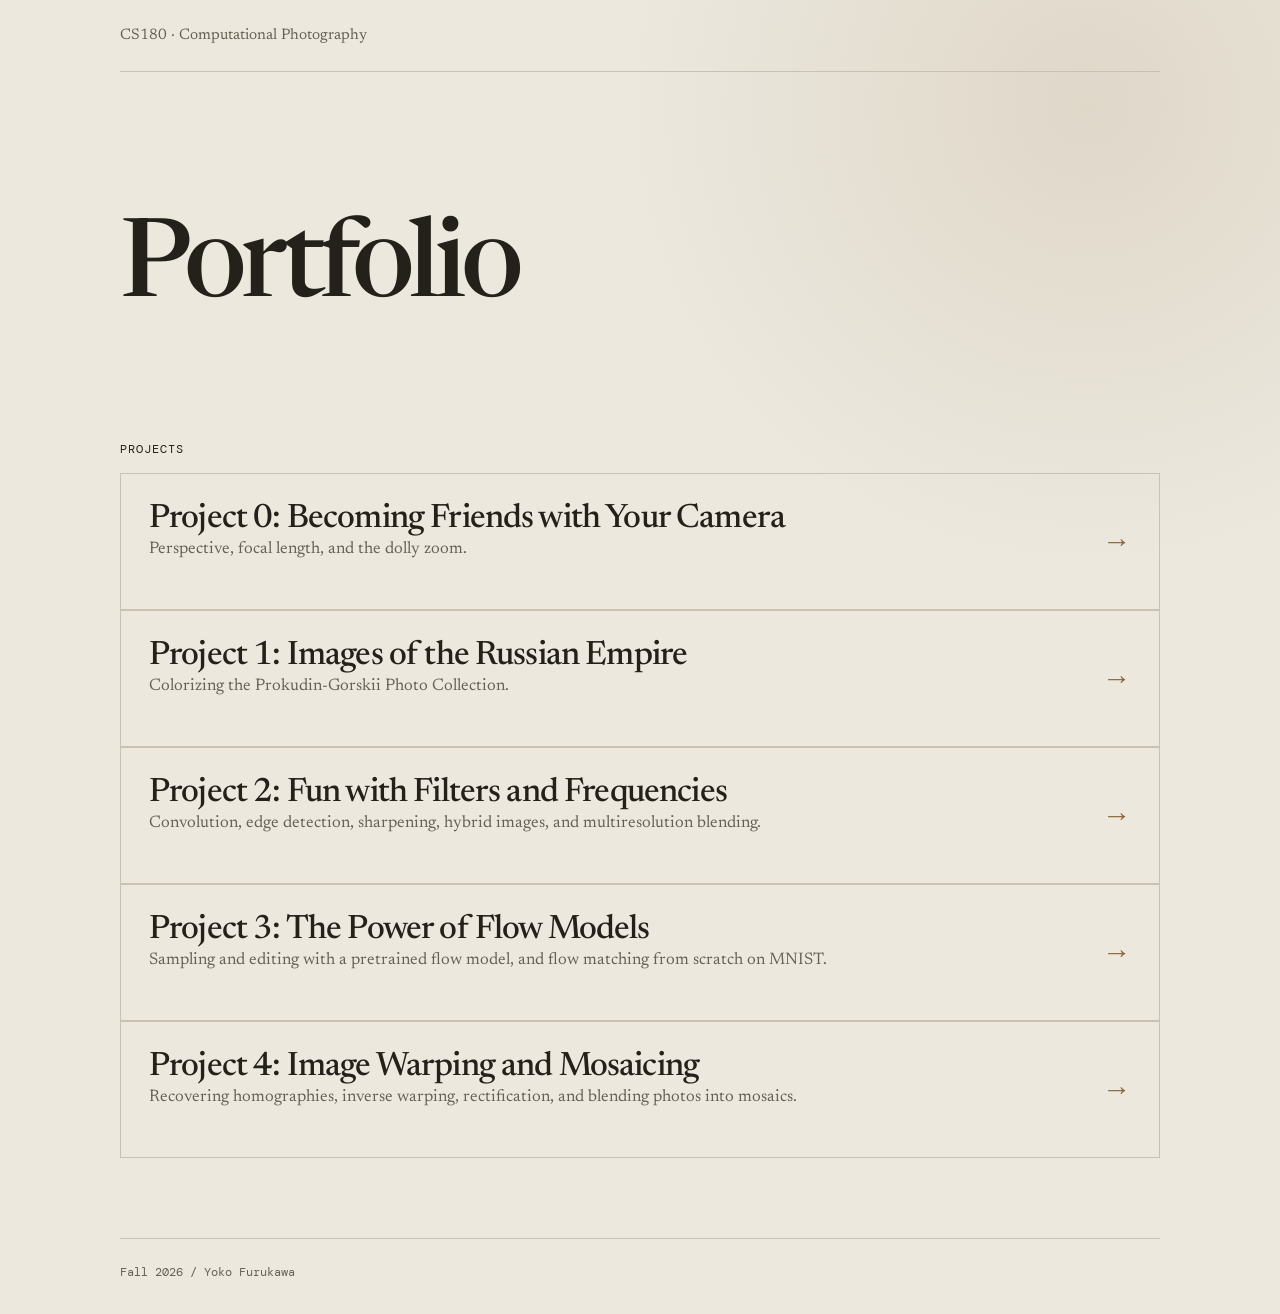
<file: index.html>
<!DOCTYPE html>
<html lang="en">
<head>
    <meta charset="UTF-8">
    <meta name="viewport" content="width=device-width, initial-scale=1.0">
    <title>Yoko Furukawa — CS180 Portfolio</title>
    <link rel="stylesheet" href="style.css">
</head>
<body>
    <div class="site-shell">
        <header class="site-header">
            <p>CS180 · Computational Photography</p>
        </header>
        <main>
            <section class="intro" aria-labelledby="page-title">
                <h1 id="page-title">Portfolio</h1>
            </section>
            <section class="projects" aria-labelledby="projects-heading">
                <h2 class="projects-heading" id="projects-heading">Projects</h2>
                <a class="project-card" href="proj0/">
                    <span>
                        <h2>Project 0: Becoming Friends with Your Camera</h2>
                        <p>Perspective, focal length, and the dolly zoom.</p>
                    </span>
                    <span class="arrow" aria-hidden="true">→</span>
                </a>
                <a class="project-card" href="hw1/web/index.html">
                    <span>
                        <h2>Project 1: Images of the Russian Empire</h2>
                        <p>Colorizing the Prokudin-Gorskii Photo Collection.</p>
                    </span>
                    <span class="arrow" aria-hidden="true">→</span>
                </a>
                <a class="project-card" href="hw2/web/index.html">
                    <span>
                        <h2>Project 2: Fun with Filters and Frequencies</h2>
                        <p>Convolution, edge detection, sharpening, hybrid images, and multiresolution blending.</p>
                    </span>
                    <span class="arrow" aria-hidden="true">→</span>
                </a>
                <a class="project-card" href="hw3/web/index.html">
                    <span>
                        <h2>Project 3: The Power of Flow Models</h2>
                        <p>Sampling and editing with a pretrained flow model, and flow matching from scratch on MNIST.</p>
                    </span>
                    <span class="arrow" aria-hidden="true">→</span>
                </a>
                <a class="project-card" href="hw4/web/index.html">
                    <span>
                        <h2>Project 4: Image Warping and Mosaicing</h2>
                        <p>Recovering homographies, inverse warping, rectification, and blending photos into mosaics.</p>
                    </span>
                    <span class="arrow" aria-hidden="true">→</span>
                </a>
            </section>
        </main>
        <footer>Fall 2026 / Yoko Furukawa</footer>
    </div>
</body>
</html>
</file>
<file: style.css>
@import url('https://fonts.googleapis.com/css2?family=DM+Mono:wght@400;500&family=Newsreader:opsz,wght@6..72,400;6..72,500;6..72,600&display=swap');

:root {
  --paper: #ece8de;
  --paper-dark: #e1dccf;
  --ink: #24201a;
  --muted: #665f53;
  --accent: #8a6a3c;
  --line: #c9c1b2;
}

* { box-sizing: border-box; }

body {
  min-height: 100vh;
  margin: 0;
  color: var(--ink);
  background: radial-gradient(circle at 85% 8%, rgba(138, 106, 60, .13), transparent 29rem), var(--paper);
  font-family: "Newsreader", Georgia, serif;
}

.site-shell { width: min(100% - 48px, 1040px); margin: 0 auto; }

.site-header {
  display: flex;
  justify-content: space-between;
  align-items: center;
  padding: 28px 0;
  border-bottom: 1px solid var(--line);
}

.monogram, .eyebrow, .project-number {
  font-family: "DM Mono", monospace;
  font-size: .73rem;
  letter-spacing: .08em;
  text-transform: uppercase;
}

.monogram, .eyebrow, .project-number { color: var(--accent); }
.site-header p { margin: 0; color: var(--muted); font-size: .95rem; }
main { padding: clamp(76px, 15vw, 148px) 0 80px; }
.intro { max-width: 650px; }
.eyebrow { margin: 0 0 18px; }

h1 {
  max-width: 10ch;
  margin: 0;
  font-size: clamp(3.3rem, 9vw, 6.8rem);
  font-weight: 500;
  line-height: .93;
  letter-spacing: -.05em;
}

.lede { max-width: 44ch; margin: 30px 0 0; color: var(--muted); font-size: clamp(1.2rem, 2.2vw, 1.48rem); line-height: 1.45; }
.projects { margin-top: clamp(70px, 12vw, 120px); }
.projects-heading { margin: 0 0 16px; font-family: "DM Mono", monospace; font-size: .73rem; font-weight: 400; letter-spacing: .08em; text-transform: uppercase; }

.project-card {
  display: grid;
  grid-template-columns: auto 1fr auto;
  gap: 24px;
  align-items: center;
  padding: 28px;
  border: 1px solid var(--line);
  color: inherit;
  text-decoration: none;
  transition: transform .2s ease, background-color .2s ease, border-color .2s ease;
}

.project-card:hover, .project-card:focus-visible { border-color: var(--accent); background: var(--paper-dark); outline: none; transform: translateY(-3px); }
.project-card h2 { margin: 0; font-size: clamp(1.55rem, 3vw, 2.1rem); font-weight: 500; letter-spacing: -.025em; }
.project-card p { grid-column: 2; margin: 5px 0 0; color: var(--muted); font-size: 1.05rem; }
.arrow { grid-column: 3; grid-row: 1 / span 2; color: var(--accent); font-family: Arial, sans-serif; font-size: 1.8rem; transition: transform .2s ease; }
.project-card:hover .arrow { transform: translateX(5px); }
footer { padding: 26px 0 34px; border-top: 1px solid var(--line); color: var(--muted); font-family: "DM Mono", monospace; font-size: .72rem; }

@media (max-width: 560px) {
  .site-shell { width: min(100% - 32px, 1040px); }
  .site-header { padding: 20px 0; }
  .site-header p { font-size: .82rem; }
  .project-card { gap: 14px; padding: 21px; }
}
</file>
